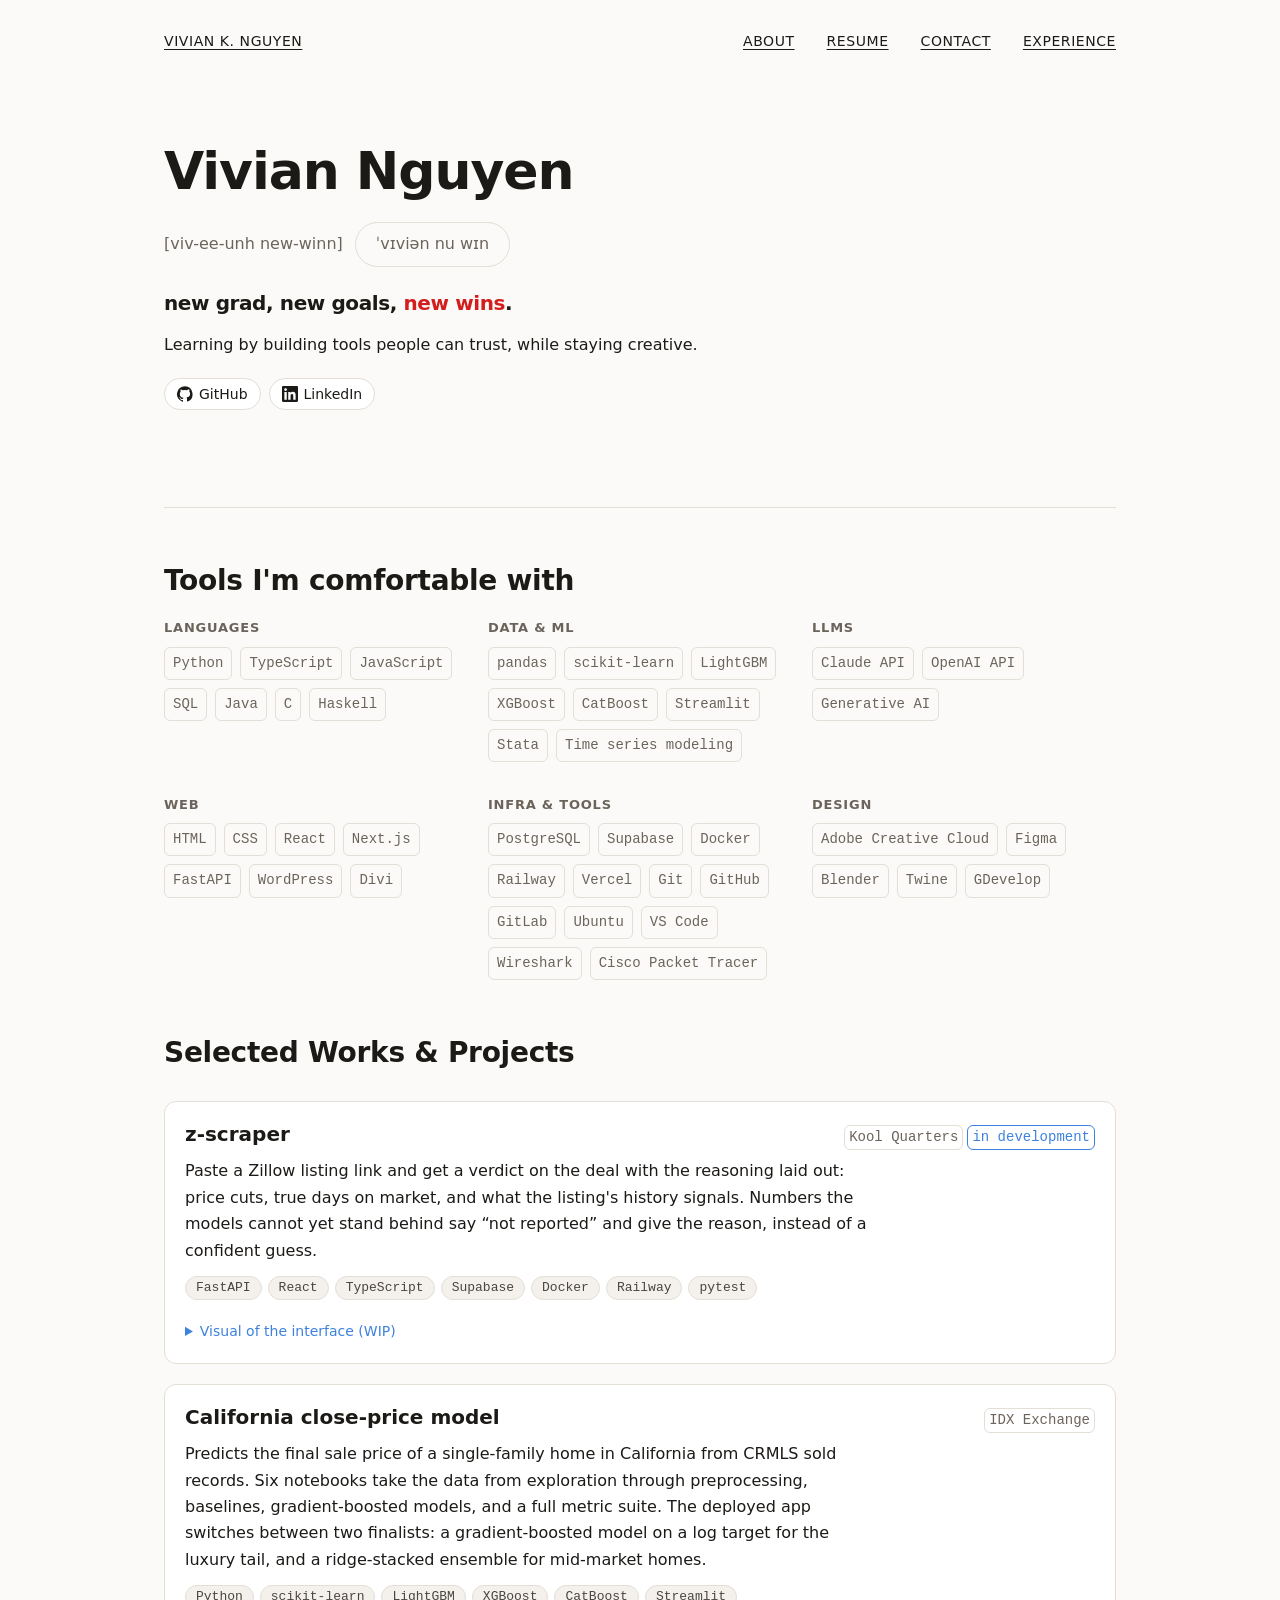
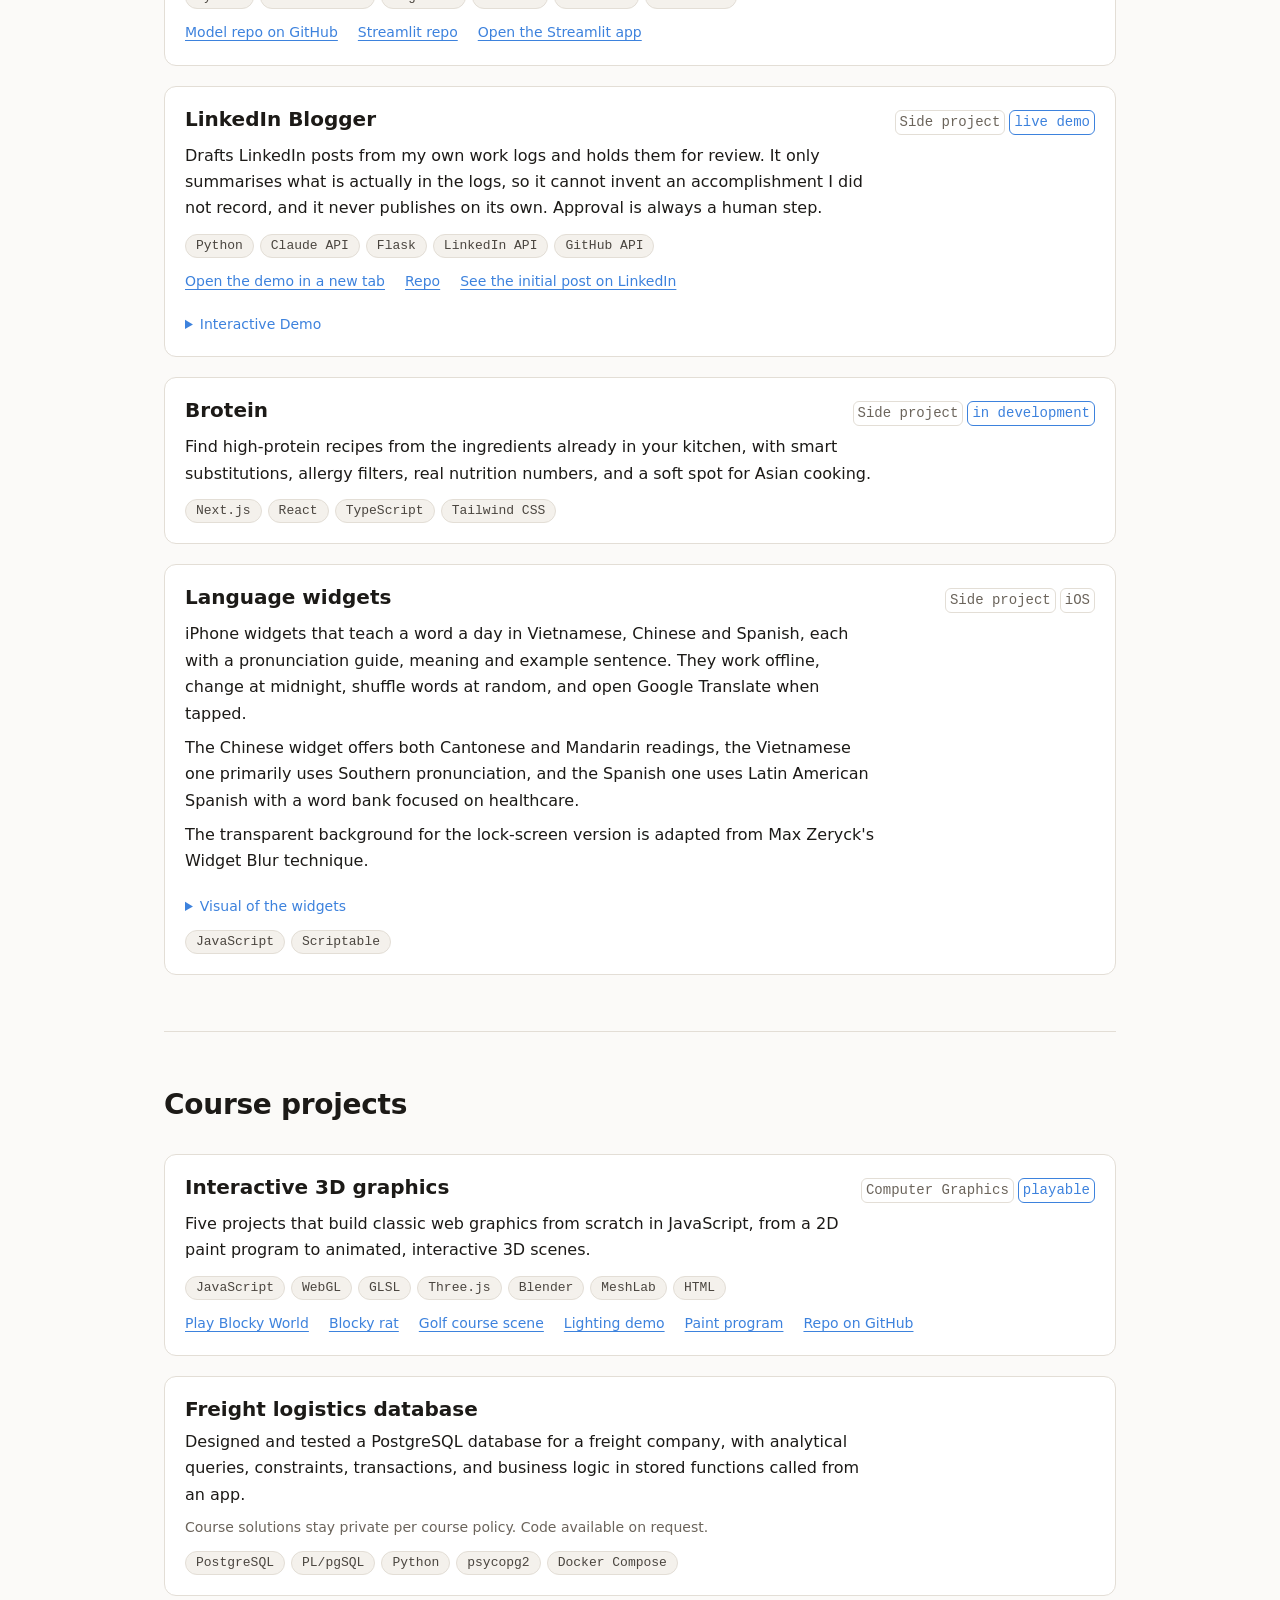
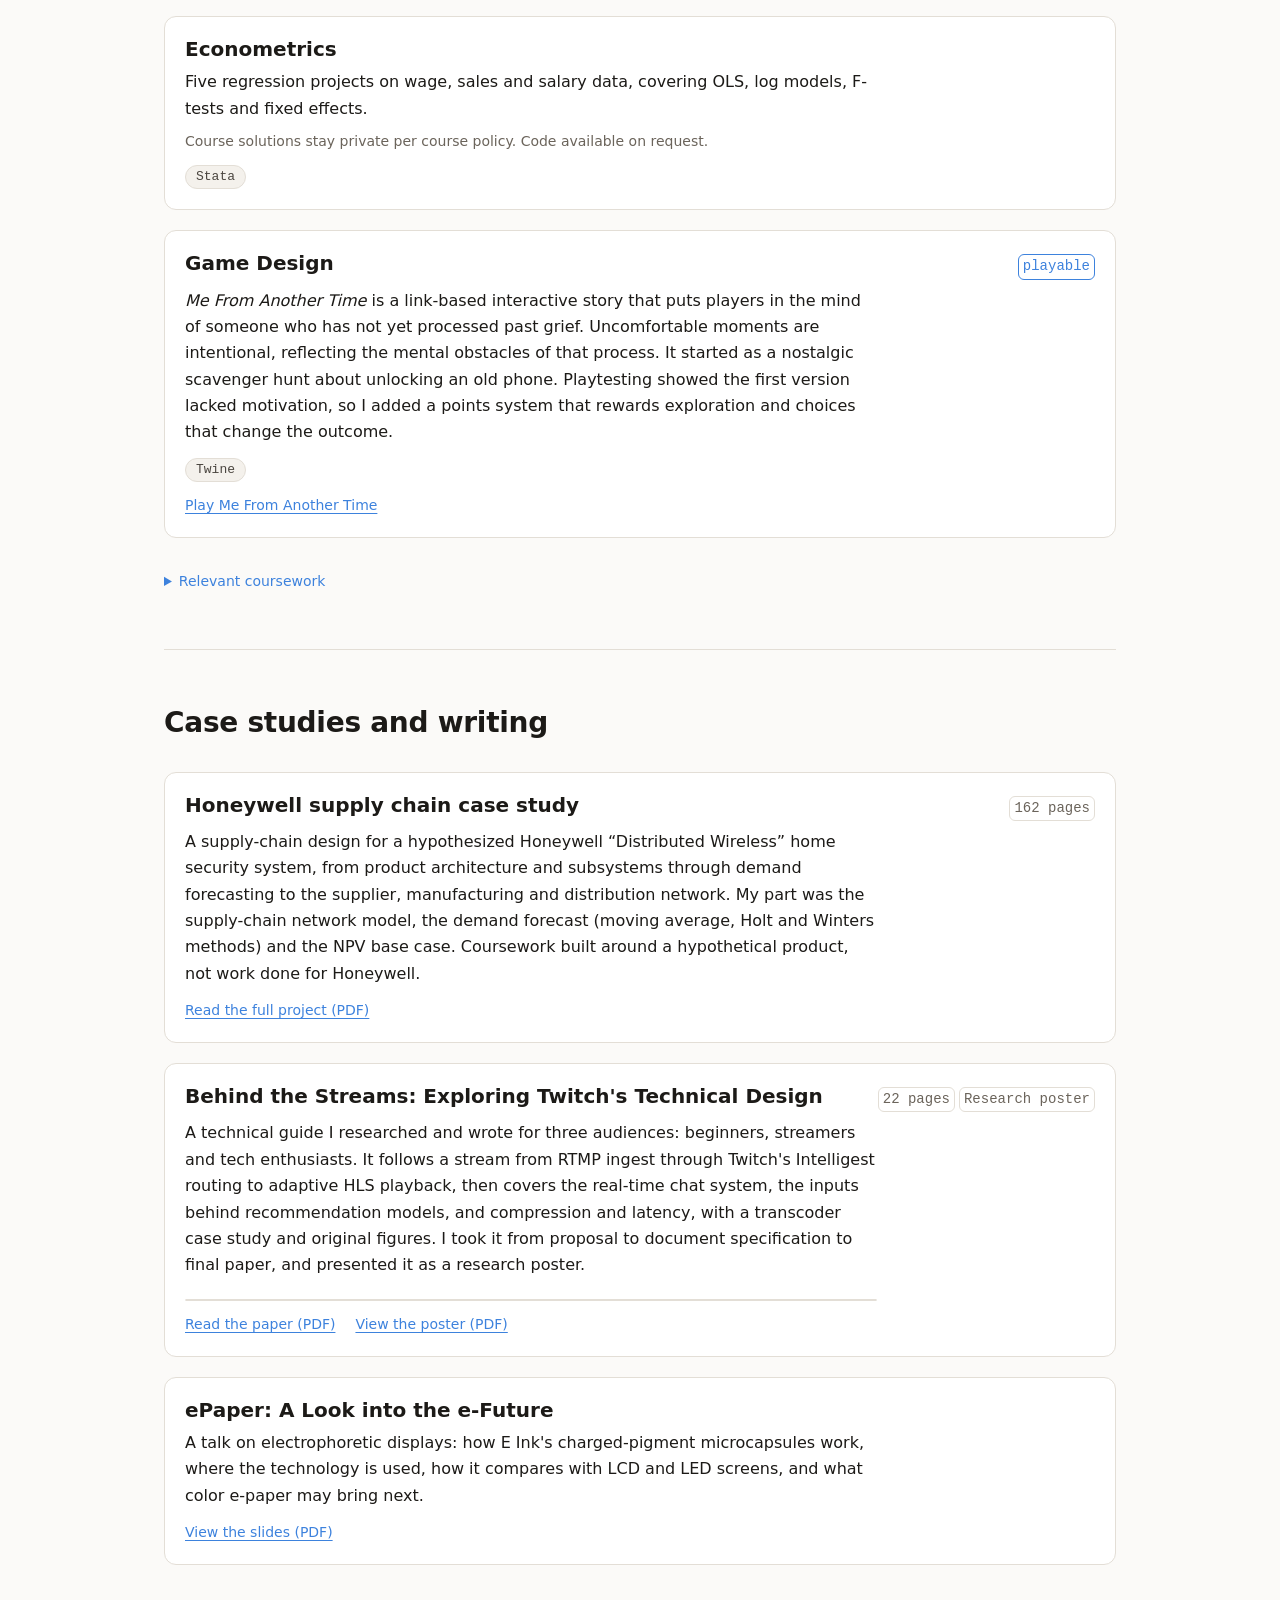
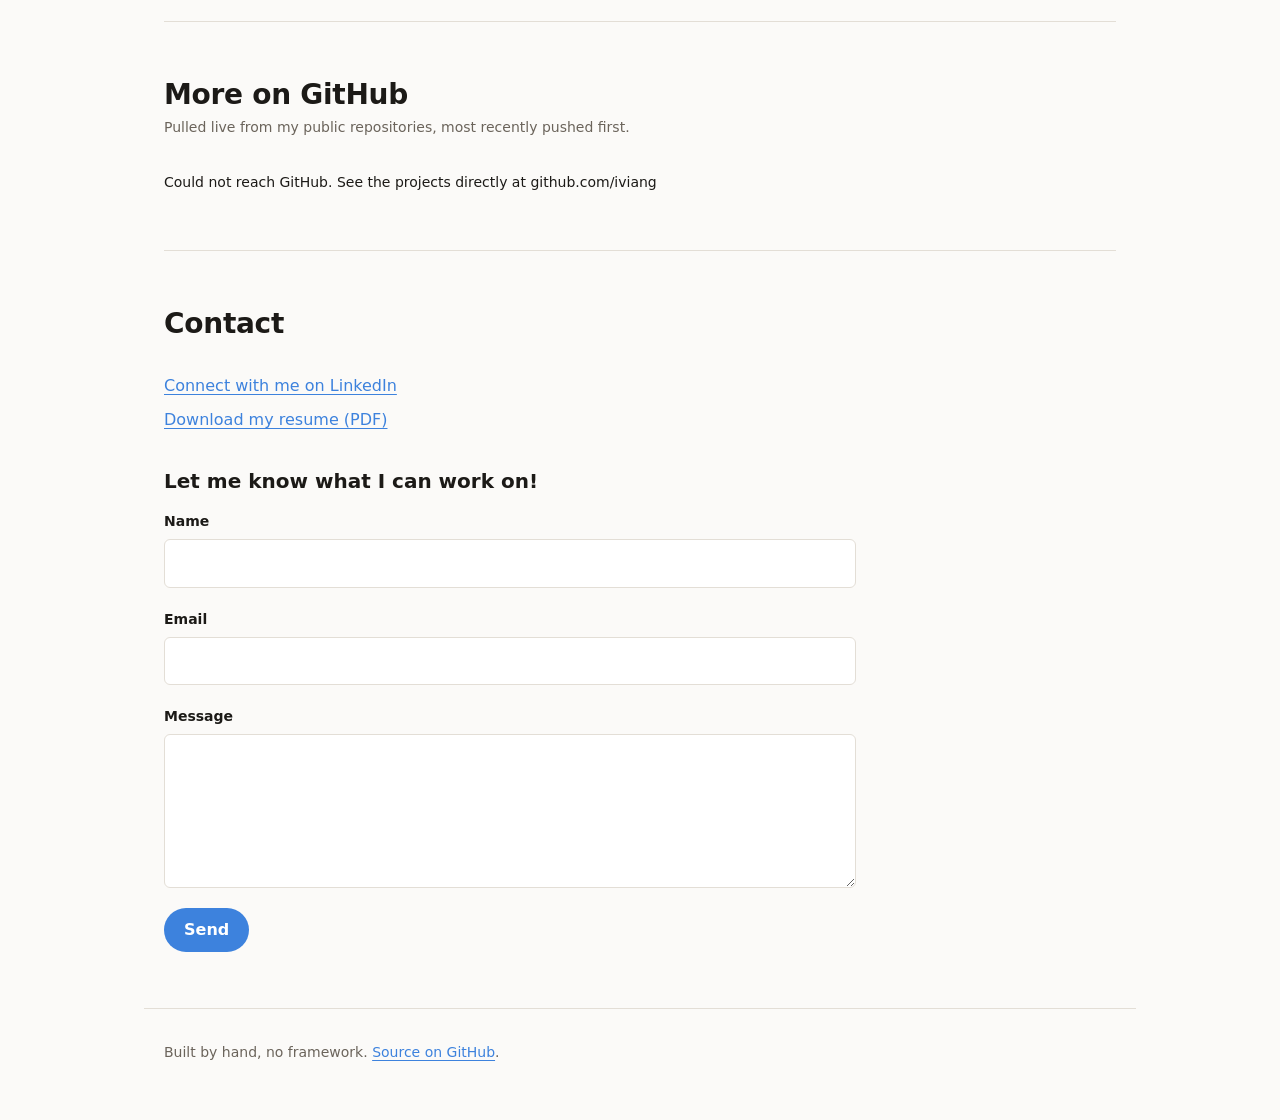
<file: index.html>
<!DOCTYPE html>
<html lang="en">
<head>
  <meta charset="utf-8">
  <meta name="viewport" content="width=device-width, initial-scale=1">
  <title>Vivian Nguyen</title>
  <meta name="description" content="Vivian Nguyen: AI engineering intern at Kool Quarters. Selected work, course projects, writing, resume, and contact.">
  <link rel="canonical" href="https://iviang.github.io/">

  <!--
    GitHub Pages sets no security headers beyond HSTS, so the content security policy lives
    here. Everything is same-origin except the GitHub API call, the framed demo, and the
    contact form, which posts to Formspree.
  -->
  <meta http-equiv="Content-Security-Policy"
        content="default-src 'self'; connect-src https://api.github.com; frame-src https://iviang.github.io; object-src 'none'; base-uri 'self'; form-action https://formspree.io">

  <link rel="icon" href="img/favicon.svg" type="image/svg+xml">
  <link rel="apple-touch-icon" href="img/apple-touch-icon.png">

  <!--
    Open Graph tags control how the page looks when shared on LinkedIn, Slack, etc.
    og:image has to be an absolute URL, which is why it is not written like the other paths.
  -->
  <meta property="og:title" content="Vivian Nguyen">
  <meta property="og:description" content="AI engineering intern at Kool Quarters. Selected work, course projects, writing, resume, and contact.">
  <meta property="og:type" content="website">
  <meta property="og:url" content="https://iviang.github.io/">
  <meta property="og:image" content="https://iviang.github.io/img/og-image.png">
  <meta property="og:image:width" content="1200">
  <meta property="og:image:height" content="630">
  <meta property="og:image:alt" content="Vivian Nguyen. New grad, new goals, new wins.">
  <meta name="twitter:card" content="summary_large_image">

  <link rel="stylesheet" href="css/styles.css?v=20260929b">
</head>
<body>
  <a class="skip-link" href="#main">Skip to content</a>

  <header class="site-header">
    <nav class="nav" aria-label="Primary">
      <a class="nav__brand" href="#main">Vivian K. Nguyen</a>
      <ul class="nav__list">
        <li><a href="about.html">About</a></li>
        <li><a href="files/resume.pdf">Resume</a></li>
        <li><a href="#contact">Contact</a></li>
        <li><a href="experience.html">Experience</a></li>
      </ul>
    </nav>
  </header>

  <main id="main">
    <section class="hero">
      <h1 class="hero__title">Vivian Nguyen</h1>
      <p class="hero__say">
        <span>[viv-ee-unh new-winn]</span>
        <span class="hero__ipa" lang="en-fonipa">ˈvɪviən nu wɪn</span>
      </p>
      <p class="hero__tagline">new grad, new goals, <span class="hero__highlight">new wins</span>.</p>
      <p class="hero__lede">Learning by building tools people can trust, while staying creative.</p>
      <ul class="hero__profiles" aria-label="Profiles">
        <li>
          <a href="https://github.com/iviang" rel="me noopener">
            <svg aria-hidden="true" width="16" height="16" viewBox="0 0 24 24" fill="currentColor"><path d="M12 .3a12 12 0 0 0-3.8 23.4c.6.1.8-.3.8-.6v-2c-3.3.7-4-1.6-4-1.6-.6-1.4-1.4-1.8-1.4-1.8-1-.7.1-.7.1-.7 1.2.1 1.8 1.2 1.8 1.2 1 1.8 2.8 1.3 3.5 1 .1-.8.4-1.3.7-1.6-2.7-.3-5.5-1.3-5.5-6 0-1.2.5-2.3 1.3-3.1-.2-.4-.6-1.6.1-3.2 0 0 1-.3 3.3 1.2a11.5 11.5 0 0 1 6 0C17.3 4.7 18.3 5 18.3 5c.7 1.6.3 2.8.1 3.2.8.8 1.3 1.9 1.3 3.2 0 4.6-2.8 5.6-5.5 5.9.4.4.8 1.1.8 2.2v3.3c0 .3.2.7.8.6A12 12 0 0 0 12 .3"/></svg>
            GitHub
          </a>
        </li>
        <li>
          <a href="https://www.linkedin.com/in/vivian-k-nguyen" rel="me noopener">
            <svg aria-hidden="true" width="16" height="16" viewBox="0 0 24 24" fill="currentColor"><path d="M20.45 20.45h-3.56v-5.57c0-1.33-.02-3.04-1.85-3.04-1.85 0-2.14 1.45-2.14 2.94v5.67H9.35V9h3.41v1.56h.05c.48-.9 1.64-1.85 3.37-1.85 3.6 0 4.27 2.37 4.27 5.46v6.28zM5.34 7.43a2.06 2.06 0 1 1 0-4.13 2.06 2.06 0 0 1 0 4.13zM7.12 20.45H3.56V9h3.56v11.45zM22.22 0H1.77C.79 0 0 .77 0 1.73v20.54C0 23.23.79 24 1.77 24h20.45c.98 0 1.78-.77 1.78-1.73V1.73C24 .77 23.2 0 22.22 0z"/></svg>
            LinkedIn
          </a>
        </li>
      </ul>
    </section>

    <section id="work" class="section">
      <div class="tools">
        <h2 class="section__title">Tools I'm comfortable with</h2>
        <div class="tools__grid">
          <div class="tools__group">
            <h3 class="tools__label">Languages</h3>
            <ul class="tag-list">
              <li>Python</li>
              <li>TypeScript</li>
              <li>JavaScript</li>
              <li>SQL</li>
              <li>Java</li>
              <li>C</li>
              <li>Haskell</li>
            </ul>
          </div>
          <div class="tools__group">
            <h3 class="tools__label">Data &amp; ML</h3>
            <ul class="tag-list">
              <li>pandas</li>
              <li>scikit-learn</li>
              <li>LightGBM</li>
              <li>XGBoost</li>
              <li>CatBoost</li>
              <li>Streamlit</li>
              <li>Stata</li>
              <li>Time series modeling</li>
            </ul>
          </div>
          <div class="tools__group">
            <h3 class="tools__label">LLMs</h3>
            <ul class="tag-list">
              <li>Claude API</li>
              <li>OpenAI API</li>
              <li>Generative AI</li>
            </ul>
          </div>
          <div class="tools__group">
            <h3 class="tools__label">Web</h3>
            <ul class="tag-list">
              <li>HTML</li>
              <li>CSS</li>
              <li>React</li>
              <li>Next.js</li>
              <li>FastAPI</li>
              <li>WordPress</li>
              <li>Divi</li>
            </ul>
          </div>
          <div class="tools__group">
            <h3 class="tools__label">Infra &amp; tools</h3>
            <ul class="tag-list">
              <li>PostgreSQL</li>
              <li>Supabase</li>
              <li>Docker</li>
              <li>Railway</li>
              <li>Vercel</li>
              <li>Git</li>
              <li>GitHub</li>
              <li>GitLab</li>
              <li>Ubuntu</li>
              <li>VS Code</li>
              <li>Wireshark</li>
              <li>Cisco Packet Tracer</li>
            </ul>
          </div>
          <div class="tools__group">
            <h3 class="tools__label">Design</h3>
            <ul class="tag-list">
              <li>Adobe Creative Cloud</li>
              <li>Figma</li>
              <li>Blender</li>
              <li>Twine</li>
              <li>GDevelop</li>
            </ul>
          </div>
        </div>
      </div>

      <div class="section__head">
        <h2 class="section__title">Selected Works &amp; Projects</h2>
      </div>

      <ul class="work-list">
        <li class="work">
          <div class="work__head">
            <h3 class="work__title">z-scraper</h3>
            <p class="work__tags">
              <span>Kool Quarters</span>
              <span class="work__tag--status">in development</span>
            </p>
          </div>
          <p class="work__description">
            Paste a Zillow listing link and get a verdict on the deal with the reasoning laid out:
            price cuts, true days on market, and what the listing's history signals. Numbers the
            models cannot yet stand behind say &ldquo;not reported&rdquo; and give the reason,
            instead of a confident guess.
          </p>
          <ul class="pill-list" aria-label="Tools and languages">
            <li>FastAPI</li>
            <li>React</li>
            <li>TypeScript</li>
            <li>Supabase</li>
            <li>Docker</li>
            <li>Railway</li>
            <li>pytest</li>
          </ul>
          <details class="work__demo">
            <summary>Visual of the interface (WIP)</summary>
            <figure class="demo">
              <!--
                Placeholder until a new screenshot is ready. The previous capture is still at
                img/z-scraper-screenshot.png if it needs to come back.
              -->
              <div class="demo__placeholder">Screenshot coming soon</div>
            </figure>
          </details>
        </li>

        <li class="work">
          <div class="work__head">
            <h3 class="work__title">California close-price model</h3>
            <p class="work__tags">
              <span>IDX Exchange</span>
            </p>
          </div>
          <p class="work__description">
            Predicts the final sale price of a single-family home in California from CRMLS sold
            records. Six notebooks take the data from exploration through preprocessing, baselines,
            gradient-boosted models, and a full metric suite. The deployed app switches between two
            finalists: a gradient-boosted model on a log target for the luxury tail, and a
            ridge-stacked ensemble for mid-market homes.
          </p>
          <ul class="pill-list" aria-label="Tools and languages">
            <li>Python</li>
            <li>scikit-learn</li>
            <li>LightGBM</li>
            <li>XGBoost</li>
            <li>CatBoost</li>
            <li>Streamlit</li>
          </ul>
          <ul class="work__links">
            <li><a href="https://github.com/iviang/IDX-Exchange-DS-2026" rel="noopener">Model repo on GitHub</a></li>
            <li><a href="https://github.com/iviang/IDX-DS26-streamlit-v3" rel="noopener">Streamlit repo</a></li>
            <li><a href="https://idx-ds26-app-v3-o8iv5baqvzgg2rb99jfviw.streamlit.app/" target="_blank" rel="noopener noreferrer">Open the Streamlit app</a></li>
          </ul>
        </li>

        <li class="work">
          <div class="work__head">
            <h3 class="work__title">LinkedIn Blogger</h3>
            <p class="work__tags">
              <span>Side project</span>
              <span class="work__tag--status">live demo</span>
            </p>
          </div>
          <p class="work__description">
            Drafts LinkedIn posts from my own work logs and holds them for review. It only
            summarises what is actually in the logs, so it cannot invent an accomplishment I did
            not record, and it never publishes on its own. Approval is always a human step.
          </p>
          <ul class="pill-list" aria-label="Tools and languages">
            <li>Python</li>
            <li>Claude API</li>
            <li>Flask</li>
            <li>LinkedIn API</li>
            <li>GitHub API</li>
          </ul>
          <ul class="work__links">
            <li><a href="https://iviang.github.io/linkedin-blogger/demo.html" target="_blank" rel="noopener">Open the demo in a new tab</a></li>
            <li><a href="https://github.com/iviang/linkedin-blogger" rel="noopener">Repo</a></li>
            <li><a href="https://www.linkedin.com/feed/update/urn:li:activity:7491206616386805760/" rel="noopener">See the initial post on LinkedIn</a></li>
          </ul>
          <details class="work__demo">
            <summary>Interactive Demo</summary>
            <figure class="demo">
              <!--
                Framed rather than copied in: the demo is hosted from the linkedin-blogger repo, so
                it stays one source of truth and this page never holds a stale duplicate of it.
                loading="lazy" plus the closed details keeps its 109KB off the initial page load.
              -->
              <iframe class="demo__frame"
                      src="https://iviang.github.io/linkedin-blogger/demo.html"
                      title="LinkedIn Blogger interactive demo"
                      loading="lazy"></iframe>
              <figcaption class="demo__caption">
                This build answers its own API calls with mock data. Nothing is sent to LinkedIn,
                no AI model is called, and a refresh resets it. Built for a desktop layout, so it
                is tight on a phone.
              </figcaption>
            </figure>
          </details>
        </li>

        <li class="work">
          <div class="work__head">
            <h3 class="work__title">Brotein</h3>
            <p class="work__tags">
              <span>Side project</span>
              <span class="work__tag--status">in development</span>
            </p>
          </div>
          <p class="work__description">
            Find high-protein recipes from the ingredients already in your kitchen, with smart
            substitutions, allergy filters, real nutrition numbers, and a soft spot for Asian
            cooking.
          </p>
          <ul class="pill-list" aria-label="Tools and languages">
            <li>Next.js</li>
            <li>React</li>
            <li>TypeScript</li>
            <li>Tailwind CSS</li>
          </ul>
        </li>

        <li class="work">
          <div class="work__head">
            <h3 class="work__title">Language widgets</h3>
            <p class="work__tags">
              <span>Side project</span>
              <span>iOS</span>
            </p>
          </div>
          <div class="work__description">
            <p>
              iPhone widgets that teach a word a day in Vietnamese, Chinese and Spanish, each with
              a pronunciation guide, meaning and example sentence. They work offline, change at
              midnight, shuffle words at random, and open Google Translate when tapped.
            </p>
            <p>
              The Chinese widget offers both Cantonese and Mandarin readings, the Vietnamese one
              primarily uses Southern pronunciation, and the Spanish one uses Latin American
              Spanish with a word bank focused on healthcare.
            </p>
            <p>
              The transparent background for the lock-screen version is adapted from Max Zeryck's
              Widget Blur technique.
            </p>
          </div>
          <details class="work__demo">
            <summary>Visual of the widgets</summary>
            <img class="work__image work__image--portrait"
                 src="img/language-widgets.jpg"
                 alt="Spanish, Chinese and Vietnamese word-of-the-day widgets on an iPhone home screen, showing la cara (face), 爸爸 (dad) and quên (to forget)"
                 loading="lazy">
          </details>
          <ul class="pill-list" aria-label="Tools and languages">
            <li>JavaScript</li>
            <li>Scriptable</li>
          </ul>
        </li>
      </ul>
    </section>

    <section id="coursework" class="section">
      <div class="section__head">
        <h2 class="section__title">Course projects</h2>
      </div>

      <ul class="work-list">
        <li class="work">
          <div class="work__head">
            <h3 class="work__title">Interactive 3D graphics</h3>
            <p class="work__tags">
              <span>Computer Graphics</span>
              <span class="work__tag--status">playable</span>
            </p>
          </div>
          <p class="work__description">
            Five projects that build classic web graphics from scratch in JavaScript, from a 2D paint
            program to animated, interactive 3D scenes.
          </p>
          <ul class="pill-list" aria-label="Tools and languages">
            <li>JavaScript</li>
            <li>WebGL</li>
            <li>GLSL</li>
            <li>Three.js</li>
            <li>Blender</li>
            <li>MeshLab</li>
            <li>HTML</li>
          </ul>
          <ul class="work__links">
            <li><a href="https://iviang.github.io/CSE-160/asgn3/world/World.html" rel="noopener">Play Blocky World</a></li>
            <li><a href="https://iviang.github.io/CSE-160/asgn2/src/BlockyAnimal.html" rel="noopener">Blocky rat</a></li>
            <li><a href="https://iviang.github.io/CSE-160/asgn5/asgn5.html" rel="noopener">Golf course scene</a></li>
            <li><a href="https://iviang.github.io/CSE-160/asgn4/light/asgn4.html" rel="noopener">Lighting demo</a></li>
            <li><a href="https://iviang.github.io/CSE-160/asgn1/src/asg1.html" rel="noopener">Paint program</a></li>
            <li><a href="https://github.com/iviang/CSE-160" rel="noopener">Repo on GitHub</a></li>
          </ul>
        </li>

        <li class="work">
          <div class="work__head">
            <h3 class="work__title">Freight logistics database</h3>
          </div>
          <p class="work__description">
            Designed and tested a PostgreSQL database for a freight company, with analytical
            queries, constraints, transactions, and business logic in stored functions called from
            an app.
          </p>
          <p class="work__note">Course solutions stay private per course policy. Code available on request.</p>
          <ul class="pill-list" aria-label="Tools and languages">
            <li>PostgreSQL</li>
            <li>PL/pgSQL</li>
            <li>Python</li>
            <li>psycopg2</li>
            <li>Docker Compose</li>
          </ul>
        </li>

        <li class="work">
          <div class="work__head">
            <h3 class="work__title">Econometrics</h3>
          </div>
          <p class="work__description">
            Five regression projects on wage, sales and salary data, covering OLS, log models,
            F-tests and fixed effects.
          </p>
          <p class="work__note">Course solutions stay private per course policy. Code available on request.</p>
          <ul class="pill-list" aria-label="Tools and languages">
            <li>Stata</li>
          </ul>
        </li>

        <li class="work">
          <div class="work__head">
            <h3 class="work__title">Game Design</h3>
            <p class="work__tags">
              <span class="work__tag--status">playable</span>
            </p>
          </div>
          <p class="work__description">
            <em>Me From Another Time</em> is a link-based interactive story that puts players in
            the mind of someone who has not yet processed past grief. Uncomfortable moments are
            intentional, reflecting the mental obstacles of that process. It started as a
            nostalgic scavenger hunt about unlocking an old phone. Playtesting showed the first
            version lacked motivation, so I added a points system that rewards exploration and
            choices that change the outcome.
          </p>
          <ul class="pill-list" aria-label="Tools and languages">
            <li>Twine</li>
          </ul>
          <ul class="work__links">
            <li><a href="files/me%20from%20another%20time-2.html">Play Me From Another Time</a></li>
          </ul>
        </li>
      </ul>

      <details class="section__fold">
        <summary>Relevant coursework</summary>
        <ul class="tag-list" aria-label="Relevant coursework">
          <li>Data Structures and Algorithms</li>
          <li>Computer Systems and C Programming</li>
          <li>Principles of Computer Systems Design</li>
          <li>Computer Networks</li>
          <li>Advanced Computer Networks + Lab</li>
          <li>Database Management Systems</li>
          <li>Foundations of Programming Languages</li>
          <li>Computer Graphics</li>
          <li>Foundations of Video Game Design</li>
          <li>2D Animation</li>
          <li>Altering the Digital Image</li>
          <li>Probability and Statistics</li>
          <li>Econometrics</li>
          <li>Technical Writing for Computer Science and Engineering</li>
          <li>Systems Analysis and Design</li>
          <li>Management of Technology</li>
          <li>Business Management</li>
        </ul>
      </details>
    </section>

    <section id="writing" class="section">
      <div class="section__head">
        <h2 class="section__title">Case studies and writing</h2>
      </div>

      <ul class="work-list">
        <li class="work">
          <div class="work__head">
            <h3 class="work__title">Honeywell supply chain case study</h3>
            <p class="work__tags">
              <span>162 pages</span>
            </p>
          </div>
          <p class="work__description">
            A supply-chain design for a hypothesized Honeywell &ldquo;Distributed Wireless&rdquo;
            home security system, from product architecture and subsystems through demand
            forecasting to the supplier, manufacturing and distribution network. My part was the
            supply-chain network model, the demand forecast (moving average, Holt and Winters
            methods) and the NPV base case. Coursework built around a hypothetical product, not
            work done for Honeywell.
          </p>
          <ul class="work__links">
            <li><a href="files/honeywell-supply-chain-project.pdf">Read the full project (PDF)</a></li>
          </ul>
        </li>

        <li class="work">
          <div class="work__head">
            <h3 class="work__title">Behind the Streams: Exploring Twitch's Technical Design</h3>
            <p class="work__tags">
              <span>22 pages</span>
              <span>Research poster</span>
            </p>
          </div>
          <p class="work__description">
            A technical guide I researched and wrote for three audiences: beginners, streamers and
            tech enthusiasts. It follows a stream from RTMP ingest through Twitch's Intelligest
            routing to adaptive HLS playback, then covers the real-time chat system, the inputs
            behind recommendation models, and compression and latency, with a transcoder case
            study and original figures. I took it from proposal to document specification to final
            paper, and presented it as a research poster.
          </p>
          <img class="work__image work__image--wide"
               src="img/behind-the-streams-poster.jpg"
               alt="Research poster for Behind the Streams: Twitch's Technical Design, with sections on server flow, recommendation systems, compression and latency"
               loading="lazy">
          <ul class="work__links">
            <li><a href="files/behind-the-streams.pdf">Read the paper (PDF)</a></li>
            <li><a href="files/behind-the-streams-poster.pdf">View the poster (PDF)</a></li>
          </ul>
        </li>

        <li class="work">
          <div class="work__head">
            <h3 class="work__title">ePaper: A Look into the e-Future</h3>
          </div>
          <p class="work__description">
            A talk on electrophoretic displays: how E Ink's charged-pigment microcapsules work,
            where the technology is used, how it compares with LCD and LED screens, and what color
            e-paper may bring next.
          </p>
          <ul class="work__links">
            <li><a href="files/epaper-presentation.pdf">View the slides (PDF)</a></li>
          </ul>
        </li>
      </ul>
    </section>

    <section id="github" class="section">
      <div class="section__head">
        <h2 class="section__title">More on GitHub</h2>
        <p class="section__note">
          Pulled live from my public repositories, most recently pushed first.
        </p>
      </div>

      <!--
        aria-live announces load success and failure to screen readers, since the list
        arrives after first paint rather than being in the HTML.
      -->
      <p id="projects-status" class="status" role="status" aria-live="polite">Loading repositories...</p>

      <ul id="projects-list" class="project-grid"></ul>
    </section>

    <section id="contact" class="section">
      <div class="section__head">
        <h2 class="section__title">Contact</h2>
      </div>
      <div class="prose">
        <ul class="link-list">
          <li><a href="https://www.linkedin.com/in/vivian-k-nguyen" rel="me noopener">Connect with me on LinkedIn</a></li>
          <li><a href="files/resume.pdf">Download my resume (PDF)</a></li>
        </ul>

        <h3>Let me know what I can work on!</h3>
        <!--
          Formspree receives the submission and forwards it by email, so the site stays static.
          The form ID in the action is public by design; the CSP above only lets forms post there.
        -->
        <form class="contact-form" action="https://formspree.io/f/xjykjoan" method="POST">
          <div class="contact-form__field">
            <label for="contact-name">Name</label>
            <input id="contact-name" name="name" type="text" autocomplete="name" required>
          </div>
          <div class="contact-form__field">
            <label for="contact-email">Email</label>
            <input id="contact-email" name="email" type="email" autocomplete="email" required>
          </div>
          <div class="contact-form__field">
            <label for="contact-message">Message</label>
            <textarea id="contact-message" name="message" rows="5" required></textarea>
          </div>
          <!-- Honeypot: Formspree drops any submission that fills this in. People never see it. -->
          <input class="contact-form__gotcha" type="text" name="_gotcha" tabindex="-1" autocomplete="off" aria-hidden="true">
          <button class="contact-form__submit" type="submit">Send</button>
        </form>
      </div>
    </section>
  </main>

  <footer class="site-footer">
    <p>Built by hand, no framework. <a href="https://github.com/iviang/iviang.github.io" rel="noopener">Source on GitHub</a>.</p>
  </footer>

  <script src="js/projects.js"></script>
</body>
</html>
</file>
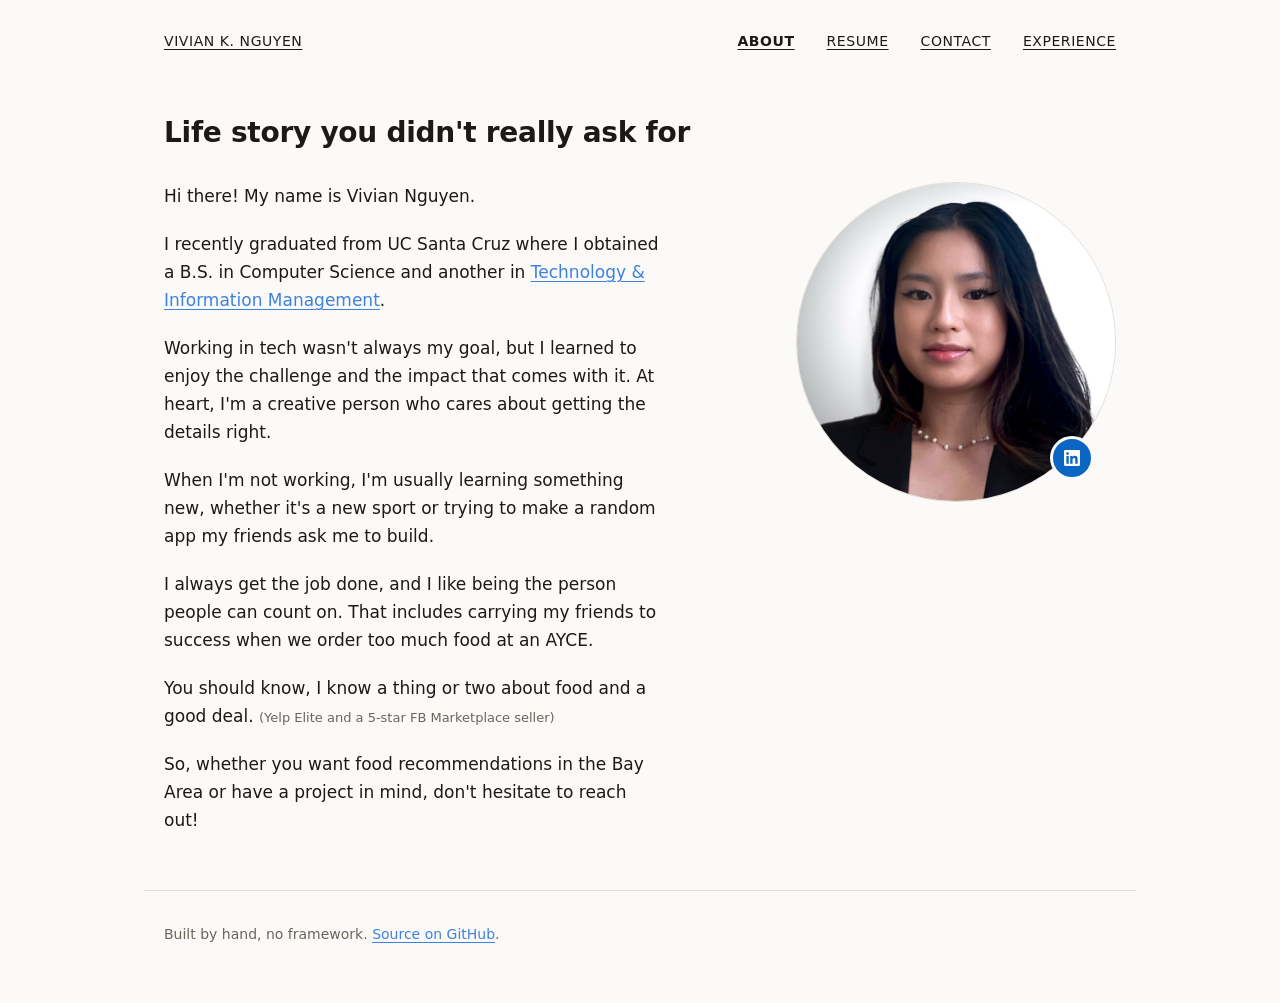
<file: about.html>
<!DOCTYPE html>
<html lang="en">
<head>
  <meta charset="utf-8">
  <meta name="viewport" content="width=device-width, initial-scale=1">
  <title>About, Vivian Nguyen</title>
  <meta name="description" content="Vivian Nguyen: UC Santa Cruz grad in Computer Science and Technology and Information Management, creative, dependable, and good with food and a deal.">
  <link rel="canonical" href="https://iviang.github.io/about.html">

  <meta http-equiv="Content-Security-Policy"
        content="default-src 'self'; object-src 'none'; base-uri 'self'; form-action 'none'">

  <link rel="icon" href="img/favicon.svg" type="image/svg+xml">
  <link rel="apple-touch-icon" href="img/apple-touch-icon.png">

  <meta property="og:title" content="About, Vivian Nguyen">
  <meta property="og:description" content="The life story you didn't really ask for.">
  <meta property="og:type" content="website">
  <meta property="og:url" content="https://iviang.github.io/about.html">
  <meta property="og:image" content="https://iviang.github.io/img/og-image.png">
  <meta property="og:image:width" content="1200">
  <meta property="og:image:height" content="630">
  <meta property="og:image:alt" content="Vivian Nguyen. New grad, new goals, new wins.">
  <meta name="twitter:card" content="summary_large_image">

  <link rel="stylesheet" href="css/styles.css?v=20260929b">
</head>
<body>
  <a class="skip-link" href="#main">Skip to content</a>

  <header class="site-header">
    <nav class="nav" aria-label="Primary">
      <a class="nav__brand" href="index.html">Vivian K. Nguyen</a>
      <ul class="nav__list">
        <li><a href="about.html" aria-current="page">About</a></li>
        <li><a href="files/resume.pdf">Resume</a></li>
        <li><a href="index.html#contact">Contact</a></li>
        <li><a href="experience.html">Experience</a></li>
      </ul>
    </nav>
  </header>

  <main id="main">
    <section id="about" class="section section--lead">
      <div class="section__head">
        <h1 class="section__title">Life story you didn't really ask for</h1>
      </div>

      <div class="about">
        <div class="about__text">
          <p>Hi there! My name is Vivian Nguyen.</p>
          <p>
            I recently graduated from UC Santa Cruz where I obtained a B.S. in Computer Science and
            another in
            <a href="https://engineering.ucsc.edu/departments/technology-and-information-management/" target="_blank" rel="noopener noreferrer">Technology &amp; Information Management<span class="visually-hidden"> (opens in a new tab)</span></a>.
          </p>
          <p>
            Working in tech wasn't always my goal, but I learned to enjoy the challenge and the
            impact that comes with it. At heart, I'm a creative person who cares about getting the
            details right.
          </p>
          <p>
            When I'm not working, I'm usually learning something new, whether it's a new sport or
            trying to make a random app my friends ask me to build.
          </p>
          <p>
            I always get the job done, and I like being the person people can count on. That
            includes carrying my friends to success when we order too much food at an AYCE.
          </p>
          <p>
            You should know, I know a thing or two about food and a good deal.
            <small class="about__aside">(Yelp Elite and a 5-star FB Marketplace seller)</small>
          </p>
          <p>
            So, whether you want food recommendations in the Bay Area or have a project in mind,
            don't hesitate to reach out!
          </p>
        </div>

        <!-- The photo is the LinkedIn link, with the badge as a visual hint; the label carries the meaning. -->
        <a class="about__photo" href="https://www.linkedin.com/in/vivian-k-nguyen" rel="me noopener" aria-label="Vivian Nguyen on LinkedIn">
          <img src="img/headshot.jpg" alt="" width="640" height="640">
          <span class="about__badge" aria-hidden="true">
            <svg width="16" height="16" viewBox="0 0 24 24" fill="currentColor"><path d="M20.45 20.45h-3.56v-5.57c0-1.33-.02-3.04-1.85-3.04-1.85 0-2.14 1.45-2.14 2.94v5.67H9.35V9h3.41v1.56h.05c.48-.9 1.64-1.85 3.37-1.85 3.6 0 4.27 2.37 4.27 5.46v6.28zM5.34 7.43a2.06 2.06 0 1 1 0-4.13 2.06 2.06 0 0 1 0 4.13zM7.12 20.45H3.56V9h3.56v11.45zM22.22 0H1.77C.79 0 0 .77 0 1.73v20.54C0 23.23.79 24 1.77 24h20.45c.98 0 1.78-.77 1.78-1.73V1.73C24 .77 23.2 0 22.22 0z"/></svg>
          </span>
        </a>
      </div>
    </section>
  </main>

  <footer class="site-footer">
    <p>Built by hand, no framework. <a href="https://github.com/iviang/iviang.github.io" rel="noopener">Source on GitHub</a>.</p>
  </footer>
</body>
</html>
</file>
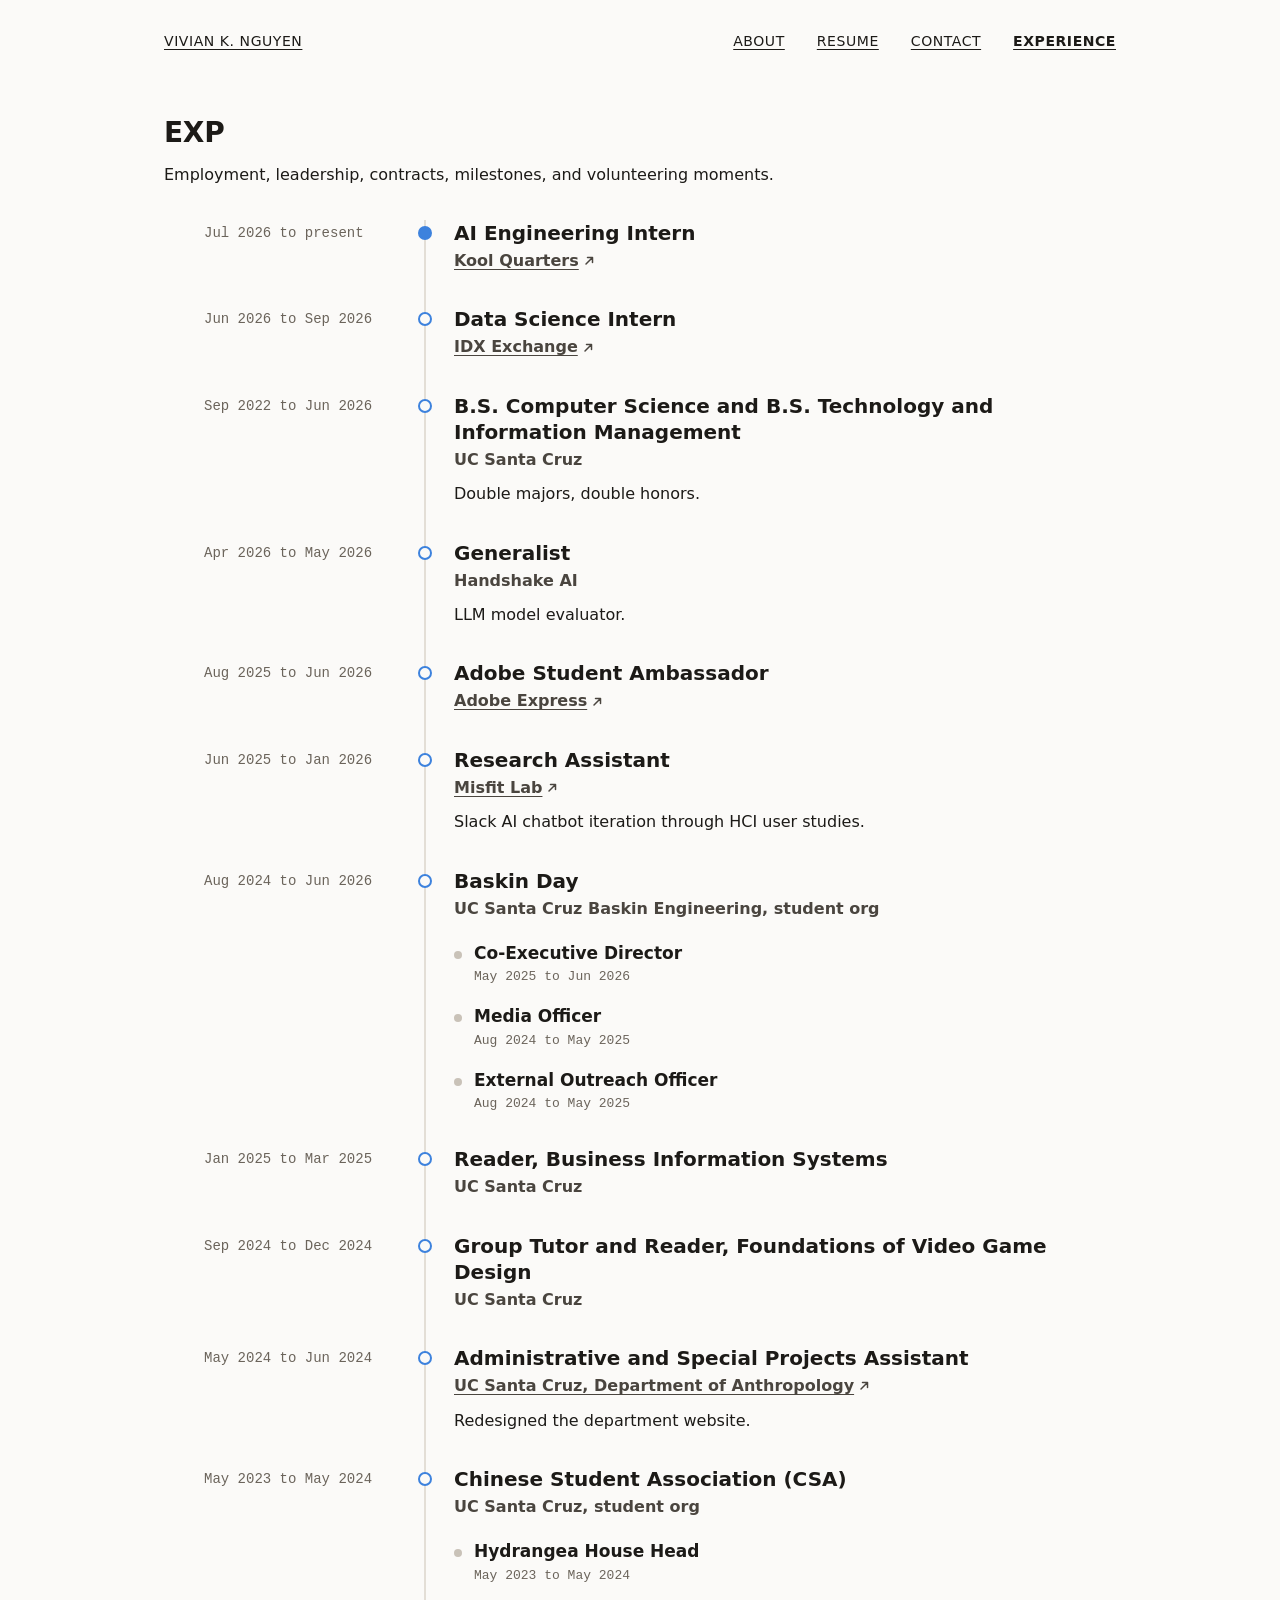
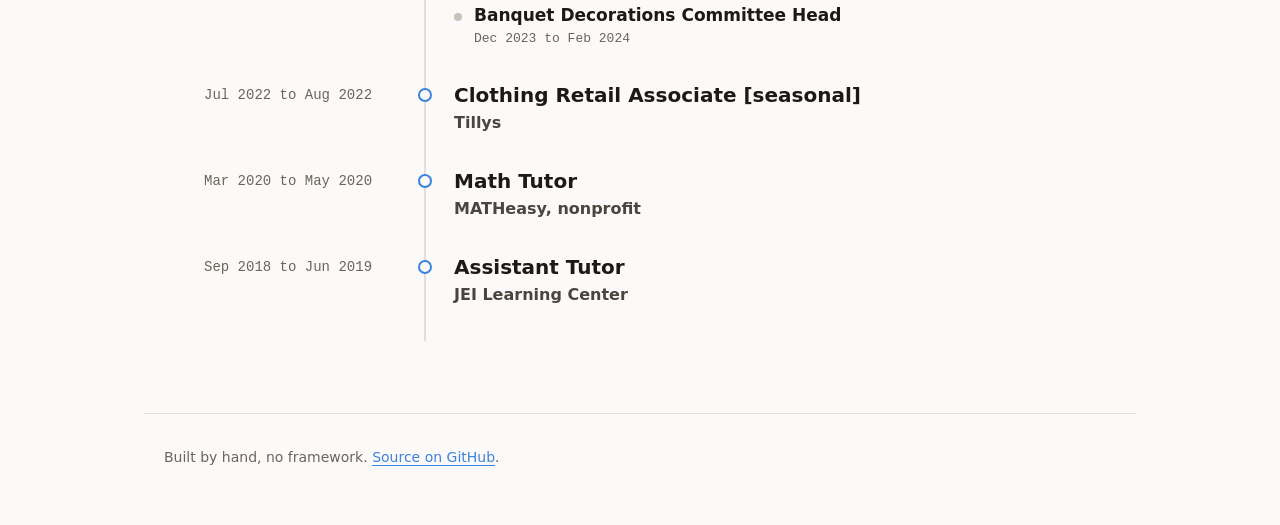
<file: experience.html>
<!DOCTYPE html>
<html lang="en">
<head>
  <meta charset="utf-8">
  <meta name="viewport" content="width=device-width, initial-scale=1">
  <title>Experience, Vivian Nguyen</title>
  <meta name="description" content="Vivian Nguyen: employment, leadership, contracts, milestones, and volunteering, 2018 to now.">
  <link rel="canonical" href="https://iviang.github.io/experience.html">

  <meta http-equiv="Content-Security-Policy"
        content="default-src 'self'; object-src 'none'; base-uri 'self'; form-action 'none'">

  <link rel="icon" href="img/favicon.svg" type="image/svg+xml">
  <link rel="apple-touch-icon" href="img/apple-touch-icon.png">

  <meta property="og:title" content="Experience, Vivian Nguyen">
  <meta property="og:description" content="Employment, leadership, contracts, milestones, and volunteering moments.">
  <meta property="og:type" content="website">
  <meta property="og:url" content="https://iviang.github.io/experience.html">
  <meta property="og:image" content="https://iviang.github.io/img/og-image.png">
  <meta property="og:image:width" content="1200">
  <meta property="og:image:height" content="630">
  <meta property="og:image:alt" content="Vivian Nguyen. New grad, new goals, new wins.">
  <meta name="twitter:card" content="summary_large_image">

  <link rel="stylesheet" href="css/styles.css?v=20260929b">
</head>
<body>
  <a class="skip-link" href="#main">Skip to content</a>

  <header class="site-header">
    <nav class="nav" aria-label="Primary">
      <a class="nav__brand" href="index.html">Vivian K. Nguyen</a>
      <ul class="nav__list">
        <li><a href="about.html">About</a></li>
        <li><a href="files/resume.pdf">Resume</a></li>
        <li><a href="index.html#contact">Contact</a></li>
        <li><a href="experience.html" aria-current="page">Experience</a></li>
      </ul>
    </nav>
  </header>

  <main id="main">
    <section id="experience" class="section section--lead">
      <div class="section__head">
        <h1 class="section__title">EXP</h1>
        <p class="section__lede">Employment, leadership, contracts, milestones, and volunteering moments.</p>
      </div>

      <ol class="timeline">
        <li class="timeline__item">
          <p class="timeline__date">Jul 2026 to present</p>
          <div class="timeline__body">
            <span class="timeline__dot timeline__dot--current" aria-hidden="true"></span>
            <h2 class="timeline__role">AI Engineering Intern</h2>
            <p class="timeline__org">
              <a href="https://koolquarters.com/" target="_blank" rel="noopener noreferrer">Kool Quarters<svg width="12" height="12" viewBox="0 0 12 12" aria-hidden="true"><path d="M4.5 2.5h5v5M9.5 2.5 3 9" fill="none" stroke="currentColor" stroke-width="1.5" stroke-linecap="round" stroke-linejoin="round"/></svg><span class="visually-hidden">(opens in a new tab)</span></a>
            </p>
          </div>
        </li>

        <li class="timeline__item">
          <p class="timeline__date">Jun 2026 to Sep 2026</p>
          <div class="timeline__body">
            <span class="timeline__dot" aria-hidden="true"></span>
            <h2 class="timeline__role">Data Science Intern</h2>
            <p class="timeline__org">
              <a href="https://idxexchange.com/" target="_blank" rel="noopener noreferrer">IDX Exchange<svg width="12" height="12" viewBox="0 0 12 12" aria-hidden="true"><path d="M4.5 2.5h5v5M9.5 2.5 3 9" fill="none" stroke="currentColor" stroke-width="1.5" stroke-linecap="round" stroke-linejoin="round"/></svg><span class="visually-hidden">(opens in a new tab)</span></a>
            </p>
          </div>
        </li>

        <li class="timeline__item">
          <p class="timeline__date">Sep 2022 to Jun 2026</p>
          <div class="timeline__body">
            <span class="timeline__dot" aria-hidden="true"></span>
            <h2 class="timeline__role">B.S. Computer Science and B.S. Technology and Information Management</h2>
            <p class="timeline__org">UC Santa Cruz</p>
            <p class="timeline__note">Double majors, double honors.</p>
          </div>
        </li>

        <li class="timeline__item">
          <p class="timeline__date">Apr 2026 to May 2026</p>
          <div class="timeline__body">
            <span class="timeline__dot" aria-hidden="true"></span>
            <h2 class="timeline__role">Generalist</h2>
            <p class="timeline__org">Handshake AI</p>
            <p class="timeline__note">LLM model evaluator.</p>
          </div>
        </li>

        <li class="timeline__item">
          <p class="timeline__date">Aug 2025 to Jun 2026</p>
          <div class="timeline__body">
            <span class="timeline__dot" aria-hidden="true"></span>
            <h2 class="timeline__role">Adobe Student Ambassador</h2>
            <p class="timeline__org">
              <a href="https://www.adobe.com/express/learn/students" target="_blank" rel="noopener noreferrer">Adobe Express<svg width="12" height="12" viewBox="0 0 12 12" aria-hidden="true"><path d="M4.5 2.5h5v5M9.5 2.5 3 9" fill="none" stroke="currentColor" stroke-width="1.5" stroke-linecap="round" stroke-linejoin="round"/></svg><span class="visually-hidden">(opens in a new tab)</span></a>
            </p>
          </div>
        </li>

        <li class="timeline__item">
          <p class="timeline__date">Jun 2025 to Jan 2026</p>
          <div class="timeline__body">
            <span class="timeline__dot" aria-hidden="true"></span>
            <h2 class="timeline__role">Research Assistant</h2>
            <p class="timeline__org">
              <a href="https://www.misfit-lab.com/" target="_blank" rel="noopener noreferrer">Misfit Lab<svg width="12" height="12" viewBox="0 0 12 12" aria-hidden="true"><path d="M4.5 2.5h5v5M9.5 2.5 3 9" fill="none" stroke="currentColor" stroke-width="1.5" stroke-linecap="round" stroke-linejoin="round"/></svg><span class="visually-hidden">(opens in a new tab)</span></a>
            </p>
            <p class="timeline__note">Slack AI chatbot iteration through HCI user studies.</p>
          </div>
        </li>

        <li class="timeline__item">
          <p class="timeline__date">Aug 2024 to Jun 2026</p>
          <div class="timeline__body">
            <span class="timeline__dot" aria-hidden="true"></span>
            <h2 class="timeline__role">Baskin Day</h2>
            <p class="timeline__org">UC Santa Cruz Baskin Engineering, student org</p>
            <ul class="timeline__sub">
              <li>
                <h3>Co-Executive Director</h3>
                <p class="timeline__sub-date">May 2025 to Jun 2026</p>
              </li>
              <li>
                <h3>Media Officer</h3>
                <p class="timeline__sub-date">Aug 2024 to May 2025</p>
              </li>
              <li>
                <h3>External Outreach Officer</h3>
                <p class="timeline__sub-date">Aug 2024 to May 2025</p>
              </li>
            </ul>
          </div>
        </li>

        <li class="timeline__item">
          <p class="timeline__date">Jan 2025 to Mar 2025</p>
          <div class="timeline__body">
            <span class="timeline__dot" aria-hidden="true"></span>
            <h2 class="timeline__role">Reader, Business Information Systems</h2>
            <p class="timeline__org">UC Santa Cruz</p>
          </div>
        </li>

        <li class="timeline__item">
          <p class="timeline__date">Sep 2024 to Dec 2024</p>
          <div class="timeline__body">
            <span class="timeline__dot" aria-hidden="true"></span>
            <h2 class="timeline__role">Group Tutor and Reader, Foundations of Video Game Design</h2>
            <p class="timeline__org">UC Santa Cruz</p>
          </div>
        </li>

        <li class="timeline__item">
          <p class="timeline__date">May 2024 to Jun 2024</p>
          <div class="timeline__body">
            <span class="timeline__dot" aria-hidden="true"></span>
            <h2 class="timeline__role">Administrative and Special Projects Assistant</h2>
            <p class="timeline__org">
              <a href="https://anthro.ucsc.edu/" target="_blank" rel="noopener noreferrer">UC Santa Cruz, Department of Anthropology<svg width="12" height="12" viewBox="0 0 12 12" aria-hidden="true"><path d="M4.5 2.5h5v5M9.5 2.5 3 9" fill="none" stroke="currentColor" stroke-width="1.5" stroke-linecap="round" stroke-linejoin="round"/></svg><span class="visually-hidden">(opens in a new tab)</span></a>
            </p>
            <p class="timeline__note">Redesigned the department website.</p>
          </div>
        </li>

        <li class="timeline__item">
          <p class="timeline__date">May 2023 to May 2024</p>
          <div class="timeline__body">
            <span class="timeline__dot" aria-hidden="true"></span>
            <h2 class="timeline__role">Chinese Student Association (CSA)</h2>
            <p class="timeline__org">UC Santa Cruz, student org</p>
            <ul class="timeline__sub">
              <li>
                <h3>Hydrangea House Head</h3>
                <p class="timeline__sub-date">May 2023 to May 2024</p>
              </li>
              <li>
                <h3>Banquet Decorations Committee Head</h3>
                <p class="timeline__sub-date">Dec 2023 to Feb 2024</p>
              </li>
            </ul>
          </div>
        </li>

        <li class="timeline__item">
          <p class="timeline__date">Jul 2022 to Aug 2022</p>
          <div class="timeline__body">
            <span class="timeline__dot" aria-hidden="true"></span>
            <h2 class="timeline__role">Clothing Retail Associate [seasonal]</h2>
            <p class="timeline__org">Tillys</p>
          </div>
        </li>

        <li class="timeline__item">
          <p class="timeline__date">Mar 2020 to May 2020</p>
          <div class="timeline__body">
            <span class="timeline__dot" aria-hidden="true"></span>
            <h2 class="timeline__role">Math Tutor</h2>
            <p class="timeline__org">MATHeasy, nonprofit</p>
          </div>
        </li>

        <li class="timeline__item">
          <p class="timeline__date">Sep 2018 to Jun 2019</p>
          <div class="timeline__body">
            <span class="timeline__dot" aria-hidden="true"></span>
            <h2 class="timeline__role">Assistant Tutor</h2>
            <p class="timeline__org">JEI Learning Center</p>
          </div>
        </li>
      </ol>
    </section>
  </main>

  <footer class="site-footer">
    <p>Built by hand, no framework. <a href="https://github.com/iviang/iviang.github.io" rel="noopener">Source on GitHub</a>.</p>
  </footer>
</body>
</html>
</file>
<file: css/styles.css>
/*
  Design tokens.

  Every color, space, and size below is named once here and referenced everywhere else.
  Nothing in this file below the token block should contain a raw hex value or pixel
  measurement, so a change to the look of the site is a change to one line here.
*/
:root {
  /* Color: light theme is the default, dark is an override further down. */
  --color-bg: #fbfaf8;
  --color-surface: #ffffff;
  --color-border: #e3ded6;
  --color-text: #1c1a17;
  --color-text-muted: #6b645b;
  --color-surface-muted: #f4f1ec;
  --color-border-strong: #c9c2b8;
  --color-text-soft: #4a453f;
  --color-accent: #3d82dd;
  --color-accent-contrast: #ffffff;
  --color-highlight: #d41d1d;
  --color-focus: #2563eb;
  /* LinkedIn's brand blue, for the badge on the About photo only. Same in both themes. */
  --color-linkedin: #0a66c2;
  --color-linkedin-contrast: #ffffff;

  /* Type */
  --font-sans: ui-sans-serif, system-ui, -apple-system, "Segoe UI", Roboto, Helvetica, Arial, sans-serif;
  --font-mono: ui-monospace, SFMono-Regular, "SF Mono", Consolas, "Liberation Mono", monospace;
  /* Nav, hero small print, and the Experience lede: a plain UI face, set small. */
  --font-ui: Verdana, Geneva, "DejaVu Sans", sans-serif;
  --size-step--1: 0.875rem;
  --size-step-0: 1rem;
  --size-step-1: 1.25rem;
  --size-step-2: 1.75rem;
  --size-step-3: clamp(2rem, 1.4rem + 3vw, 3.25rem);
  --leading-tight: 1.2;
  --leading-body: 1.65;

  /* Space: a single ratio-based scale keeps vertical rhythm consistent. */
  --space-2xs: 0.25rem;
  --space-xs: 0.5rem;
  --space-sm: 0.75rem;
  --space-md: 1.25rem;
  --space-lg: 2rem;
  --space-xl: 3.5rem;
  --space-2xl: 6rem;

  /* Shape */
  --radius-sm: 0.375rem;
  --radius-md: 0.75rem;
  --radius-pill: 999px;
  --border-width: 1px;
  --measure: 68ch;
  --content-width: 62rem;
  --transition-fast: 120ms ease;

  /* The embedded demo needs enough height to show its sidebar plus a full draft without
     inner scrolling on a normal laptop. */
  --demo-frame-height: clamp(30rem, 78vh, 52rem);
}

@media (prefers-color-scheme: dark) {
  :root {
    --color-bg: #14120f;
    --color-surface: #1d1a16;
    --color-border: #332e27;
    --color-text: #f2eee7;
    --color-text-muted: #a49a8c;
    --color-surface-muted: #262119;
    --color-border-strong: #4a433a;
    --color-text-soft: #cdc4b8;
    --color-accent: #7fb0f5;
    --color-accent-contrast: #14120f;
    --color-highlight: #ff7b7b;
    --color-focus: #7aa2f7;
  }
}

/* Reset */
*, *::before, *::after { box-sizing: border-box; }
body, h1, h2, h3, p, ul, figure { margin: 0; padding: 0; }
ul { list-style: none; }
img { max-width: 100%; display: block; }

body {
  background: var(--color-bg);
  color: var(--color-text);
  font-family: var(--font-sans);
  font-size: var(--size-step-0);
  line-height: var(--leading-body);
  -webkit-font-smoothing: antialiased;
}

a { color: var(--color-accent); text-decoration-thickness: var(--border-width); text-underline-offset: 0.2em; }
a:hover { text-decoration-thickness: 2px; }

/* One visible focus style for every interactive element, keyboard users included. */
:focus-visible {
  outline: 2px solid var(--color-focus);
  outline-offset: 2px;
  border-radius: var(--radius-sm);
}

.skip-link {
  position: absolute;
  left: var(--space-xs);
  top: var(--space-xs);
  padding: var(--space-xs) var(--space-sm);
  background: var(--color-surface);
  border: var(--border-width) solid var(--color-border);
  border-radius: var(--radius-sm);
  transform: translateY(-200%);
  transition: transform var(--transition-fast);
  z-index: 10;
}
.skip-link:focus { transform: translateY(0); }

/* Layout */
.site-header,
main,
.site-footer {
  max-width: var(--content-width);
  margin-inline: auto;
  padding-inline: var(--space-md);
}

.nav {
  display: flex;
  flex-wrap: wrap;
  align-items: center;
  justify-content: space-between;
  gap: 0 var(--space-md);
  padding-block: var(--space-md);
}
/* Nav text is small caps in the UI face, underlined like every other link on the page. */
.nav__brand,
.nav__list a {
  display: inline-flex;
  align-items: center;
  min-height: 2.75rem; /* 44px touch target */
  font-family: var(--font-ui);
  font-size: var(--size-step--1);
  letter-spacing: 0.04em;
  text-transform: uppercase;
  color: var(--color-text);
  text-decoration: underline;
}
.nav__list { display: flex; flex-wrap: wrap; gap: 0 var(--space-lg); }
.nav__list a[aria-current="page"] { font-weight: 700; }

.hero { padding-block: var(--space-xl) var(--space-2xl); max-width: var(--measure); }
.hero__title {
  font-size: var(--size-step-3);
  line-height: var(--leading-tight);
  letter-spacing: -0.02em;
  margin-bottom: var(--space-md);
}
/* How to say the name: a respelling and the IPA in a pill. */
.hero__say {
  display: flex;
  flex-wrap: wrap;
  align-items: center;
  gap: var(--space-sm);
  margin-bottom: var(--space-md);
  font-family: var(--font-ui);
  color: var(--color-text-muted);
}
.hero__ipa {
  padding: var(--space-xs) var(--space-md);
  border: var(--border-width) solid var(--color-border);
  border-radius: var(--radius-pill);
}
.hero__tagline {
  font-size: var(--size-step-1);
  font-weight: 700;
  letter-spacing: -0.02em;
  margin-bottom: var(--space-sm);
}
.hero__highlight { color: var(--color-highlight); }
.hero__lede { font-family: var(--font-ui); }
/* Profile chips: GitHub and LinkedIn in one row under the lede. */
.hero__profiles { display: flex; flex-wrap: wrap; gap: var(--space-xs); margin-top: var(--space-md); }
.hero__profiles a {
  display: inline-flex;
  align-items: center;
  gap: 0.375rem;
  min-height: 2rem;
  padding: 0 var(--space-sm);
  border: var(--border-width) solid var(--color-border);
  border-radius: var(--radius-pill);
  background: var(--color-surface);
  color: var(--color-text);
  font-size: var(--size-step--1);
  text-decoration: none;
  transition: border-color var(--transition-fast);
}
.hero__profiles a:hover { border-color: var(--color-accent); }
.hero__profiles svg { flex-shrink: 0; }

.section { padding-block: var(--space-xl); border-top: var(--border-width) solid var(--color-border); }
.section__head { margin-bottom: var(--space-lg); }
.section__title { font-size: var(--size-step-2); line-height: var(--leading-tight); letter-spacing: -0.01em; }
.section__note { color: var(--color-text-muted); font-size: var(--size-step--1); margin-top: var(--space-2xs); }
.section__lede { font-family: var(--font-ui); margin-top: var(--space-sm); }
/* The first section of a subpage sits where the hero would, so no rule above it. */
.section--lead { border-top: 0; padding-top: var(--space-lg); }

.prose { max-width: var(--measure); }
.prose p + p { margin-top: var(--space-md); }
.prose h2, .prose h3 { font-size: var(--size-step-1); margin-top: var(--space-lg); margin-bottom: var(--space-sm); }

.tag-list { display: flex; flex-wrap: wrap; gap: var(--space-xs); }
.tag-list li {
  font-family: var(--font-mono);
  font-size: var(--size-step--1);
  padding: var(--space-2xs) var(--space-xs);
  border: var(--border-width) solid var(--color-border);
  border-radius: var(--radius-sm);
  color: var(--color-text-muted);
}

.link-list { margin-top: var(--space-md); display: grid; gap: var(--space-xs); }

/* Selected work: hand-written cards, one per row so a folded-out demo has the full width. */
.work-list { display: grid; gap: var(--space-md); }
/* Grid items default to min-width auto, so a wide image inside a card would push the card
   past a phone viewport. Zero lets the card shrink and the image's max-width take over. */
.work-list > li, .project-grid > li, .tools__group { min-width: 0; }

.work {
  padding: var(--space-md);
  background: var(--color-surface);
  border: var(--border-width) solid var(--color-border);
  border-radius: var(--radius-md);
}

.work__head {
  display: flex;
  flex-wrap: wrap;
  align-items: baseline;
  justify-content: space-between;
  gap: var(--space-xs) var(--space-md);
  margin-bottom: var(--space-xs);
}

.work__title { font-size: var(--size-step-1); line-height: var(--leading-tight); }

.work__tags {
  display: flex;
  flex-wrap: wrap;
  gap: var(--space-2xs);
  font-family: var(--font-mono);
  font-size: var(--size-step--1);
  color: var(--color-text-muted);
}
.work__tags span {
  padding: 0 var(--space-2xs);
  border: var(--border-width) solid var(--color-border);
  border-radius: var(--radius-sm);
}
/* The status tag (in development, live demo) is the one worth noticing at a glance. */
.work__tags .work__tag--status { color: var(--color-accent); border-color: var(--color-accent); }

.work__description { max-width: var(--measure); }
.work__description p + p { margin-top: var(--space-xs); }
.work__image {
  display: block;
  max-width: 100%;
  height: auto;
  margin-top: var(--space-md);
  border: var(--border-width) solid var(--color-border);
  border-radius: var(--radius-md);
}
.work__image--portrait { width: 18.75rem; }
.work__image--wide { width: var(--measure); border-radius: var(--radius-sm); }
.work__note { margin-top: var(--space-xs); color: var(--color-text-muted); font-size: var(--size-step--1); }

.work__links {
  display: flex;
  flex-wrap: wrap;
  gap: var(--space-xs) var(--space-md);
  margin-top: var(--space-sm);
  font-size: var(--size-step--1);
}

/*
  Demos fold under their card with a native details element: no script, keyboard
  accessible, and a closed iframe with loading="lazy" never fetches until opened.
*/
.work__demo { margin-top: var(--space-md); }
/* The same fold at section level, e.g. the coursework list under Course projects. */
.section__fold { margin-top: var(--space-lg); }
.work__demo summary,
.section__fold summary {
  width: fit-content;
  cursor: pointer;
  color: var(--color-accent);
  font-size: var(--size-step--1);
}
.work__demo summary:hover,
.section__fold summary:hover { text-decoration: underline; }
.work__demo[open] summary,
.section__fold[open] summary { margin-bottom: var(--space-sm); }
/* An image folded under a summary sits right below it; the summary already spaces it. */
.work__demo .work__image { margin-top: 0; }

/* Tools: grouped tag lists in a grid that folds to one column on a phone. */
.tools { display: flex; flex-direction: column; gap: var(--space-md); margin-bottom: var(--space-xl); }
.tools__grid {
  display: grid;
  grid-template-columns: repeat(auto-fill, minmax(min(100%, 16rem), 1fr));
  gap: var(--space-lg) var(--space-md);
}
.tools__group { display: flex; flex-direction: column; gap: var(--space-xs); }
.tools__label {
  font-size: 0.8125rem;
  font-weight: 700;
  letter-spacing: 0.06em;
  text-transform: uppercase;
  color: var(--color-text-muted);
}

/* Pills: the tools behind one project, quieter than the status tags in the card head. */
.pill-list { display: flex; flex-wrap: wrap; gap: 0.375rem; margin-top: var(--space-sm); }
.pill-list li {
  font-family: var(--font-mono);
  font-size: 0.8125rem;
  line-height: 1.4;
  padding: 0.125rem 0.625rem;
  border: var(--border-width) solid var(--color-border);
  border-radius: var(--radius-pill);
  background: var(--color-surface-muted);
  color: var(--color-text-soft);
}

/* Experience timeline: a date column, a rule with a dot per entry, and optional sub-roles. */
.timeline { display: flex; flex-direction: column; }
.timeline__item { display: grid; grid-template-columns: 12.5rem 1fr; gap: var(--space-md); }
.timeline__date {
  font-family: var(--font-mono);
  font-size: var(--size-step--1);
  color: var(--color-text-muted);
  padding-top: 0.125rem;
}
.timeline__body {
  position: relative;
  padding-left: 1.75rem;
  padding-bottom: var(--space-lg);
  border-left: 0.125rem solid var(--color-border);
}
.timeline__dot {
  position: absolute;
  left: -0.5rem;
  top: 0.375rem;
  width: 0.875rem;
  height: 0.875rem;
  border-radius: 50%;
  border: 0.125rem solid var(--color-accent);
  background: var(--color-bg);
}
.timeline__dot--current { background: var(--color-accent); }
.timeline__role { font-size: var(--size-step-1); line-height: 1.3; }
.timeline__org { font-weight: 600; color: var(--color-text-soft); margin-top: 0.125rem; }
.timeline__org a { color: inherit; display: inline-flex; align-items: center; gap: var(--space-2xs); }
.timeline__org svg { flex-shrink: 0; }
.timeline__note { max-width: var(--measure); margin-top: var(--space-xs); }
.timeline__sub { margin-top: var(--space-md); display: flex; flex-direction: column; gap: 1.125rem; }
.timeline__sub li { position: relative; padding-left: var(--space-md); }
.timeline__sub li::before {
  content: "";
  position: absolute;
  left: 0;
  top: 0.5625rem;
  width: var(--space-xs);
  height: var(--space-xs);
  border-radius: 50%;
  background: var(--color-border-strong);
}
.timeline__sub h3 { font-size: 1.0625rem; line-height: 1.3; margin: 0; }
.timeline__sub-date {
  font-family: var(--font-mono);
  font-size: 0.8125rem;
  color: var(--color-text-muted);
  margin-top: 0.125rem;
}
@media (max-width: 40rem) {
  .timeline__item { grid-template-columns: 1fr; gap: var(--space-2xs); }
  .timeline__date { padding-left: 1.75rem; }
}

/* About: the story on the left, the headshot on the right, at every width. On a narrow
   screen the photo column shrinks rather than dropping below the text. */
.about {
  display: grid;
  grid-template-columns: minmax(0, 1fr) minmax(7.5rem, 20rem);
  gap: var(--space-lg) var(--space-xl);
  align-items: start;
}
.about__text { max-width: 31rem; font-family: var(--font-ui); font-size: 1.0625rem; }
.about__text p + p { margin-top: var(--space-md); }
.about__aside { font-size: 0.8125rem; color: var(--color-text-muted); }
/* The photo is one big link to LinkedIn; the badge in its corner says where it goes. */
.about__photo {
  position: relative;
  display: block;
  width: 20rem;
  max-width: 100%;
  aspect-ratio: 1;
  border-radius: 50%;
}
.about__photo img {
  width: 100%;
  height: 100%;
  border-radius: 50%;
  object-fit: cover;
  border: var(--border-width) solid var(--color-border);
}
.about__badge {
  position: absolute;
  right: 1.375rem;
  bottom: 1.375rem;
  display: flex;
  align-items: center;
  justify-content: center;
  width: 2.75rem;
  height: 2.75rem;
  border-radius: 50%;
  border: 0.1875rem solid var(--color-bg);
  background: var(--color-linkedin);
  color: var(--color-linkedin-contrast);
}
/* Screen-reader-only text, e.g. "(opens in a new tab)" after an external link. */
.visually-hidden {
  position: absolute;
  width: 1px;
  height: 1px;
  overflow: hidden;
  clip: rect(0 0 0 0);
  white-space: nowrap;
}

/* Projects */
.status { color: var(--color-text-muted); font-size: var(--size-step--1); }
.status--error { color: var(--color-text); }
.status[hidden] { display: none; }

.project-grid {
  display: grid;
  gap: var(--space-md);
  grid-template-columns: repeat(auto-fill, minmax(min(100%, 20rem), 1fr));
}

.project {
  position: relative; /* anchors the full-card click target on .project__title a::after */
  display: flex;
  flex-direction: column;
  gap: var(--space-xs);
  padding: var(--space-md);
  background: var(--color-surface);
  border: var(--border-width) solid var(--color-border);
  border-radius: var(--radius-md);
  transition: border-color var(--transition-fast), transform var(--transition-fast);
}
.project:hover { border-color: var(--color-accent); transform: translateY(-2px); }

.project__title { font-size: var(--size-step-1); line-height: var(--leading-tight); }
.project__title a { color: var(--color-text); text-decoration: none; }
/* Stretch the title link over the whole card so the entire card is one click target. */
.project__title a::after { content: ""; position: absolute; inset: 0; }

.project__description { color: var(--color-text-muted); font-size: var(--size-step--1); flex: 1; }
/* Repos with no description on GitHub say so, rather than showing an empty gap. */
.project__description--empty { font-style: italic; }

.project__meta {
  display: flex;
  flex-wrap: wrap;
  gap: var(--space-sm);
  font-family: var(--font-mono);
  font-size: var(--size-step--1);
  color: var(--color-text-muted);
}
.project__lang::before {
  content: "";
  display: inline-block;
  width: 0.6em;
  height: 0.6em;
  margin-right: var(--space-2xs);
  border-radius: 50%;
  background: var(--color-accent);
}

.project__topics { display: flex; flex-wrap: wrap; gap: var(--space-2xs); }
.project__topics li {
  font-size: var(--size-step--1);
  color: var(--color-text-muted);
  padding: 0 var(--space-2xs);
  border: var(--border-width) solid var(--color-border);
  border-radius: var(--radius-sm);
}

/* Demo: a framed embed or screenshot, folded inside a Selected work card. */
.demo {
  margin: 0;
  border: var(--border-width) solid var(--color-border);
  border-radius: var(--radius-md);
  background: var(--color-bg);
  overflow: hidden;
}

.demo__bar {
  display: flex;
  flex-wrap: wrap;
  align-items: baseline;
  justify-content: space-between;
  gap: var(--space-sm);
  padding: var(--space-sm) var(--space-md);
  border-bottom: var(--border-width) solid var(--color-border);
}

.demo__label { font-size: var(--size-step--1); font-weight: 600; }

.demo__badge {
  font-family: var(--font-mono);
  font-size: var(--size-step--1);
  font-weight: 400;
  margin-left: var(--space-2xs);
  padding: 0 var(--space-2xs);
  border: var(--border-width) solid var(--color-border);
  border-radius: var(--radius-sm);
  color: var(--color-text-muted);
}

.demo__open { font-size: var(--size-step--1); }

.demo__frame {
  display: block;
  width: 100%;
  height: var(--demo-frame-height);
  border: 0;
}

.demo__image {
  display: block;
  width: 100%;
  height: auto;
}

/* Stand-in box for a demo whose screenshot is not ready yet. */
.demo__placeholder {
  display: grid;
  place-items: center;
  min-height: 16rem;
  padding: var(--space-md);
  background: var(--color-surface-muted);
  color: var(--color-text-muted);
  font-size: var(--size-step--1);
  text-align: center;
}

.demo__caption {
  padding: var(--space-sm) var(--space-md);
  border-top: var(--border-width) solid var(--color-border);
  color: var(--color-text-muted);
  font-size: var(--size-step--1);
}

/* Contact form: posts to Formspree, so the site stays static and holds no secret. */
.contact-form { display: grid; gap: var(--space-md); max-width: var(--measure); }
.contact-form__field { display: grid; gap: 0.375rem; }
.contact-form label { font-size: var(--size-step--1); font-weight: 700; }
.contact-form input,
.contact-form textarea {
  width: 100%;
  padding: 0.625rem var(--space-sm);
  border: var(--border-width) solid var(--color-border);
  border-radius: var(--radius-sm);
  background: var(--color-surface);
  color: var(--color-text);
  font: inherit;
}
.contact-form textarea { resize: vertical; }
/* Formspree's honeypot field. Bots fill it, people never see it. */
.contact-form__gotcha { display: none; }
.contact-form__submit {
  justify-self: start;
  min-height: 2.75rem; /* 44px touch target */
  padding: 0 var(--space-md);
  border: 0;
  border-radius: var(--radius-pill);
  background: var(--color-accent);
  color: var(--color-accent-contrast);
  font: inherit;
  font-weight: 700;
  cursor: pointer;
  transition: filter var(--transition-fast);
}
.contact-form__submit:hover { filter: brightness(0.92); }

.site-footer {
  padding-block: var(--space-lg) var(--space-xl);
  border-top: var(--border-width) solid var(--color-border);
  color: var(--color-text-muted);
  font-size: var(--size-step--1);
}

@media (prefers-reduced-motion: reduce) {
  *, *::before, *::after { transition-duration: 0.01ms !important; animation-duration: 0.01ms !important; }
}
</file>
